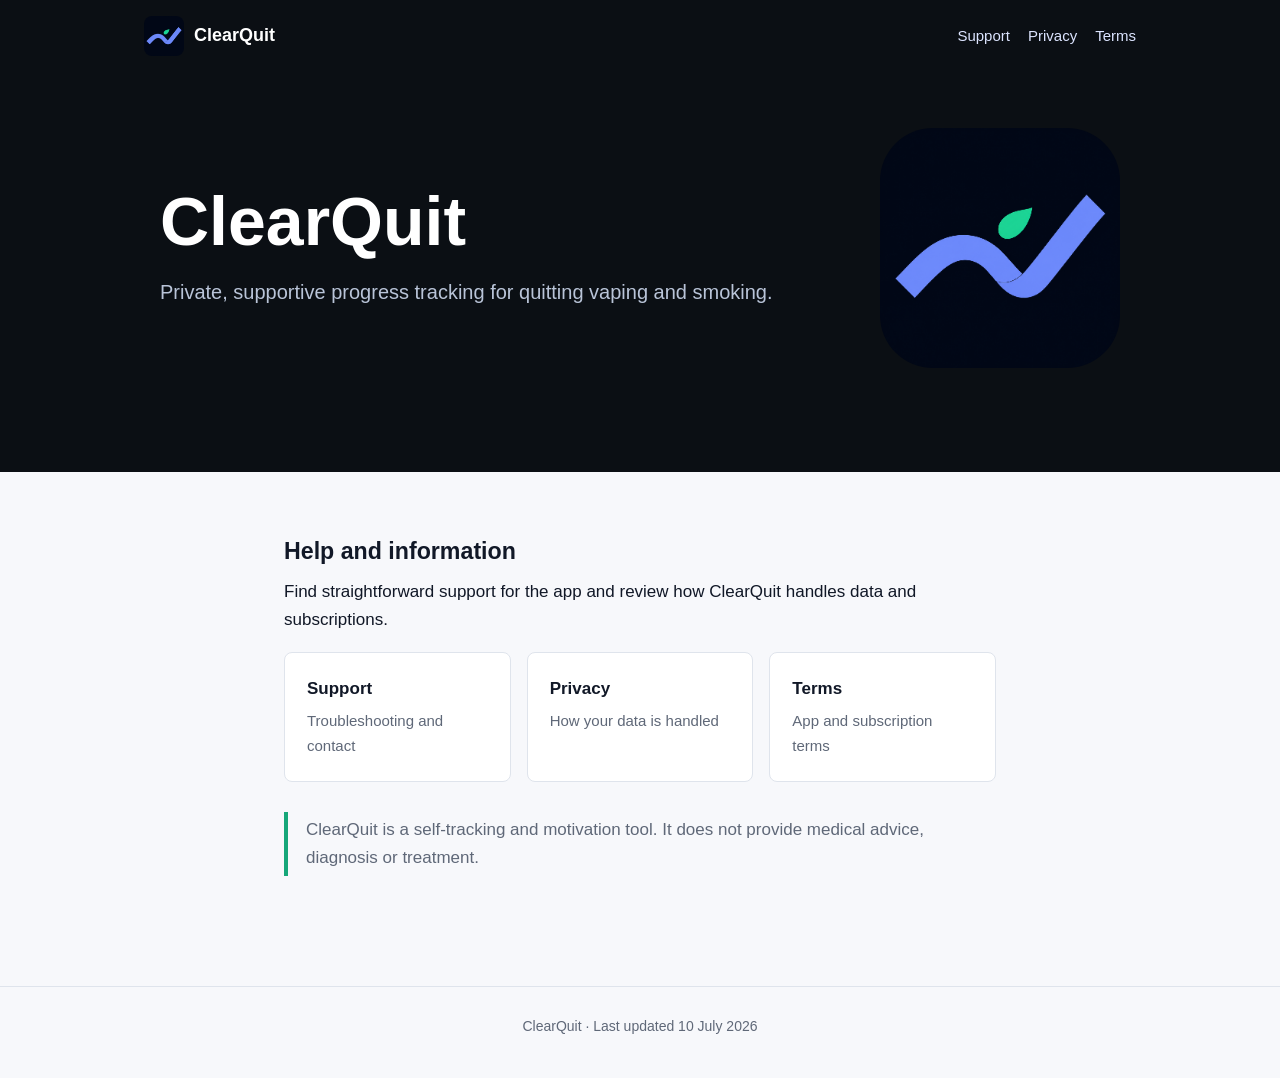
<file: index.html>
<!doctype html>
<html lang="en-GB">
<head>
  <meta charset="utf-8">
  <meta name="viewport" content="width=device-width, initial-scale=1">
  <meta name="description" content="ClearQuit support, privacy and terms.">
  <title>ClearQuit Support</title>
  <link rel="icon" href="assets/clearquit-mark.png">
  <link rel="stylesheet" href="styles.css">
</head>
<body>
  <header class="site-header">
    <nav class="nav" aria-label="Primary navigation">
      <a class="brand" href="index.html"><img src="assets/clearquit-mark.png" alt="">ClearQuit</a>
      <div class="nav-links"><a href="support.html">Support</a><a href="privacy.html">Privacy</a><a href="terms.html">Terms</a></div>
    </nav>
  </header>
  <section class="intro">
    <div class="intro-inner">
      <div><h1>ClearQuit</h1><p>Private, supportive progress tracking for quitting vaping and smoking.</p></div>
      <img src="assets/clearquit-mark.png" alt="ClearQuit ribbon and check mark">
    </div>
  </section>
  <main>
    <h2>Help and information</h2>
    <p>Find straightforward support for the app and review how ClearQuit handles data and subscriptions.</p>
    <div class="link-grid">
      <a class="link-card" href="support.html"><strong>Support</strong><span>Troubleshooting and contact</span></a>
      <a class="link-card" href="privacy.html"><strong>Privacy</strong><span>How your data is handled</span></a>
      <a class="link-card" href="terms.html"><strong>Terms</strong><span>App and subscription terms</span></a>
    </div>
    <p class="notice">ClearQuit is a self-tracking and motivation tool. It does not provide medical advice, diagnosis or treatment.</p>
  </main>
  <footer class="site-footer">ClearQuit · Last updated 10 July 2026</footer>
</body>
</html>
</file>
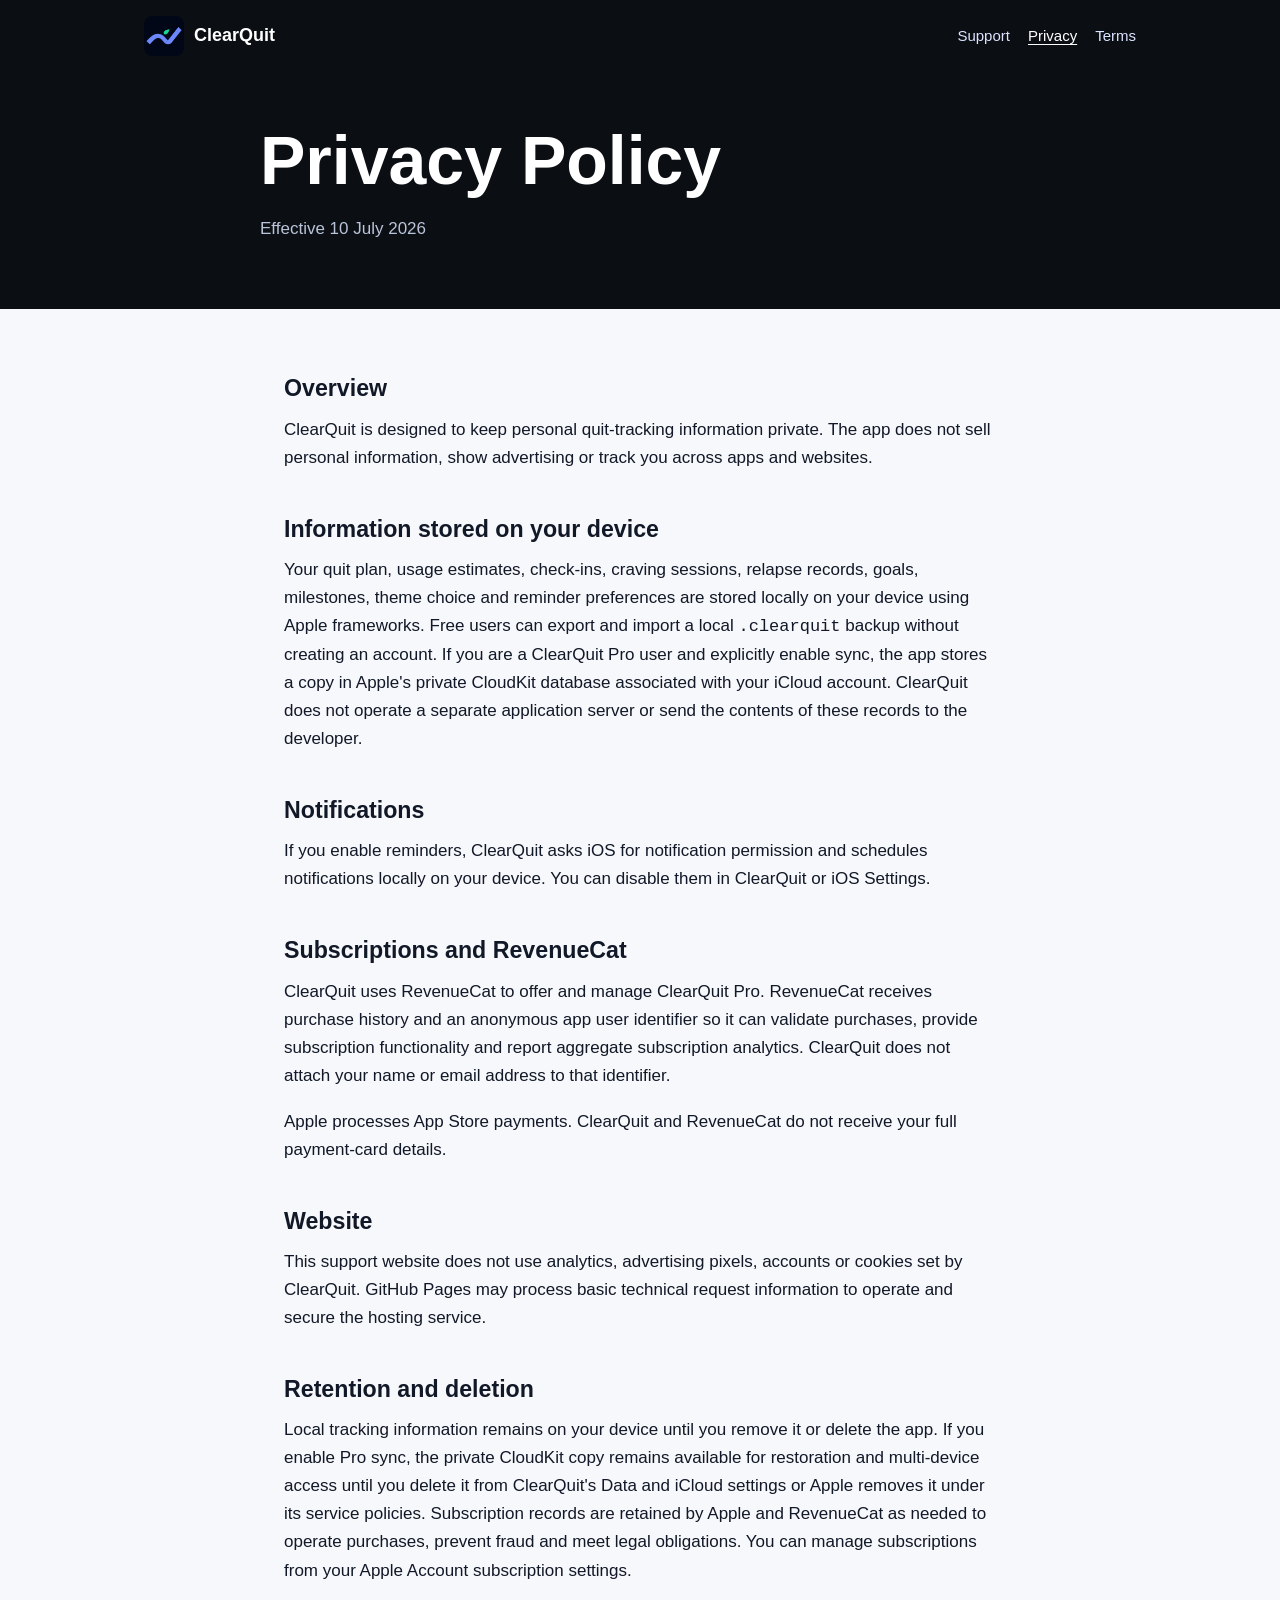
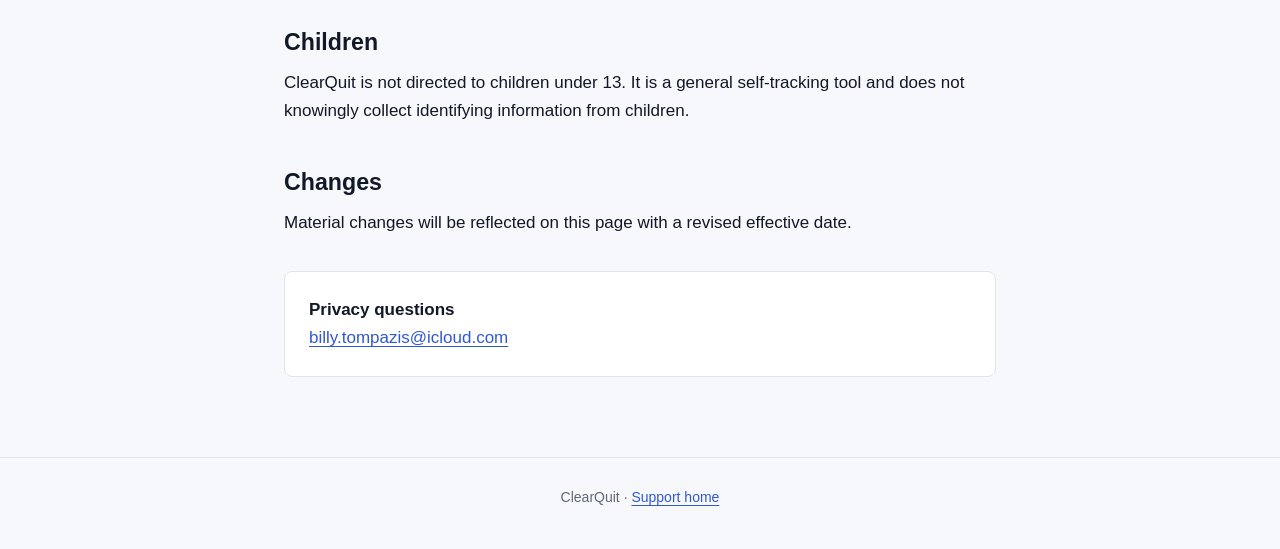
<file: privacy.html>
<!doctype html>
<html lang="en-GB">
<head>
  <meta charset="utf-8">
  <meta name="viewport" content="width=device-width, initial-scale=1">
  <meta name="description" content="ClearQuit privacy policy.">
  <title>Privacy Policy · ClearQuit</title>
  <link rel="icon" href="assets/clearquit-mark.png">
  <link rel="stylesheet" href="styles.css">
</head>
<body>
  <header class="site-header"><nav class="nav" aria-label="Primary navigation"><a class="brand" href="index.html"><img src="assets/clearquit-mark.png" alt="">ClearQuit</a><div class="nav-links"><a href="support.html">Support</a><a href="privacy.html" aria-current="page">Privacy</a><a href="terms.html">Terms</a></div></nav></header>
  <section class="page-title"><div class="page-title-inner"><h1>Privacy Policy</h1><p>Effective 10 July 2026</p></div></section>
  <main>
    <h2>Overview</h2>
    <p>ClearQuit is designed to keep personal quit-tracking information private. The app does not sell personal information, show advertising or track you across apps and websites.</p>
    <h2>Information stored on your device</h2>
    <p>Your quit plan, usage estimates, check-ins, craving sessions, relapse records, goals, milestones, theme choice and reminder preferences are stored locally on your device using Apple frameworks. Free users can export and import a local <code>.clearquit</code> backup without creating an account. If you are a ClearQuit Pro user and explicitly enable sync, the app stores a copy in Apple's private CloudKit database associated with your iCloud account. ClearQuit does not operate a separate application server or send the contents of these records to the developer.</p>
    <h2>Notifications</h2>
    <p>If you enable reminders, ClearQuit asks iOS for notification permission and schedules notifications locally on your device. You can disable them in ClearQuit or iOS Settings.</p>
    <h2>Subscriptions and RevenueCat</h2>
    <p>ClearQuit uses RevenueCat to offer and manage ClearQuit Pro. RevenueCat receives purchase history and an anonymous app user identifier so it can validate purchases, provide subscription functionality and report aggregate subscription analytics. ClearQuit does not attach your name or email address to that identifier.</p>
    <p>Apple processes App Store payments. ClearQuit and RevenueCat do not receive your full payment-card details.</p>
    <h2>Website</h2>
    <p>This support website does not use analytics, advertising pixels, accounts or cookies set by ClearQuit. GitHub Pages may process basic technical request information to operate and secure the hosting service.</p>
    <h2>Retention and deletion</h2>
    <p>Local tracking information remains on your device until you remove it or delete the app. If you enable Pro sync, the private CloudKit copy remains available for restoration and multi-device access until you delete it from ClearQuit's Data and iCloud settings or Apple removes it under its service policies. Subscription records are retained by Apple and RevenueCat as needed to operate purchases, prevent fraud and meet legal obligations. You can manage subscriptions from your Apple Account subscription settings.</p>
    <h2>Children</h2>
    <p>ClearQuit is not directed to children under 13. It is a general self-tracking tool and does not knowingly collect identifying information from children.</p>
    <h2>Changes</h2>
    <p>Material changes will be reflected on this page with a revised effective date.</p>
    <div class="contact"><strong>Privacy questions</strong><br><a href="mailto:billy.tompazis@icloud.com">billy.tompazis@icloud.com</a></div>
  </main>
  <footer class="site-footer">ClearQuit · <a href="index.html">Support home</a></footer>
</body>
</html>
</file>
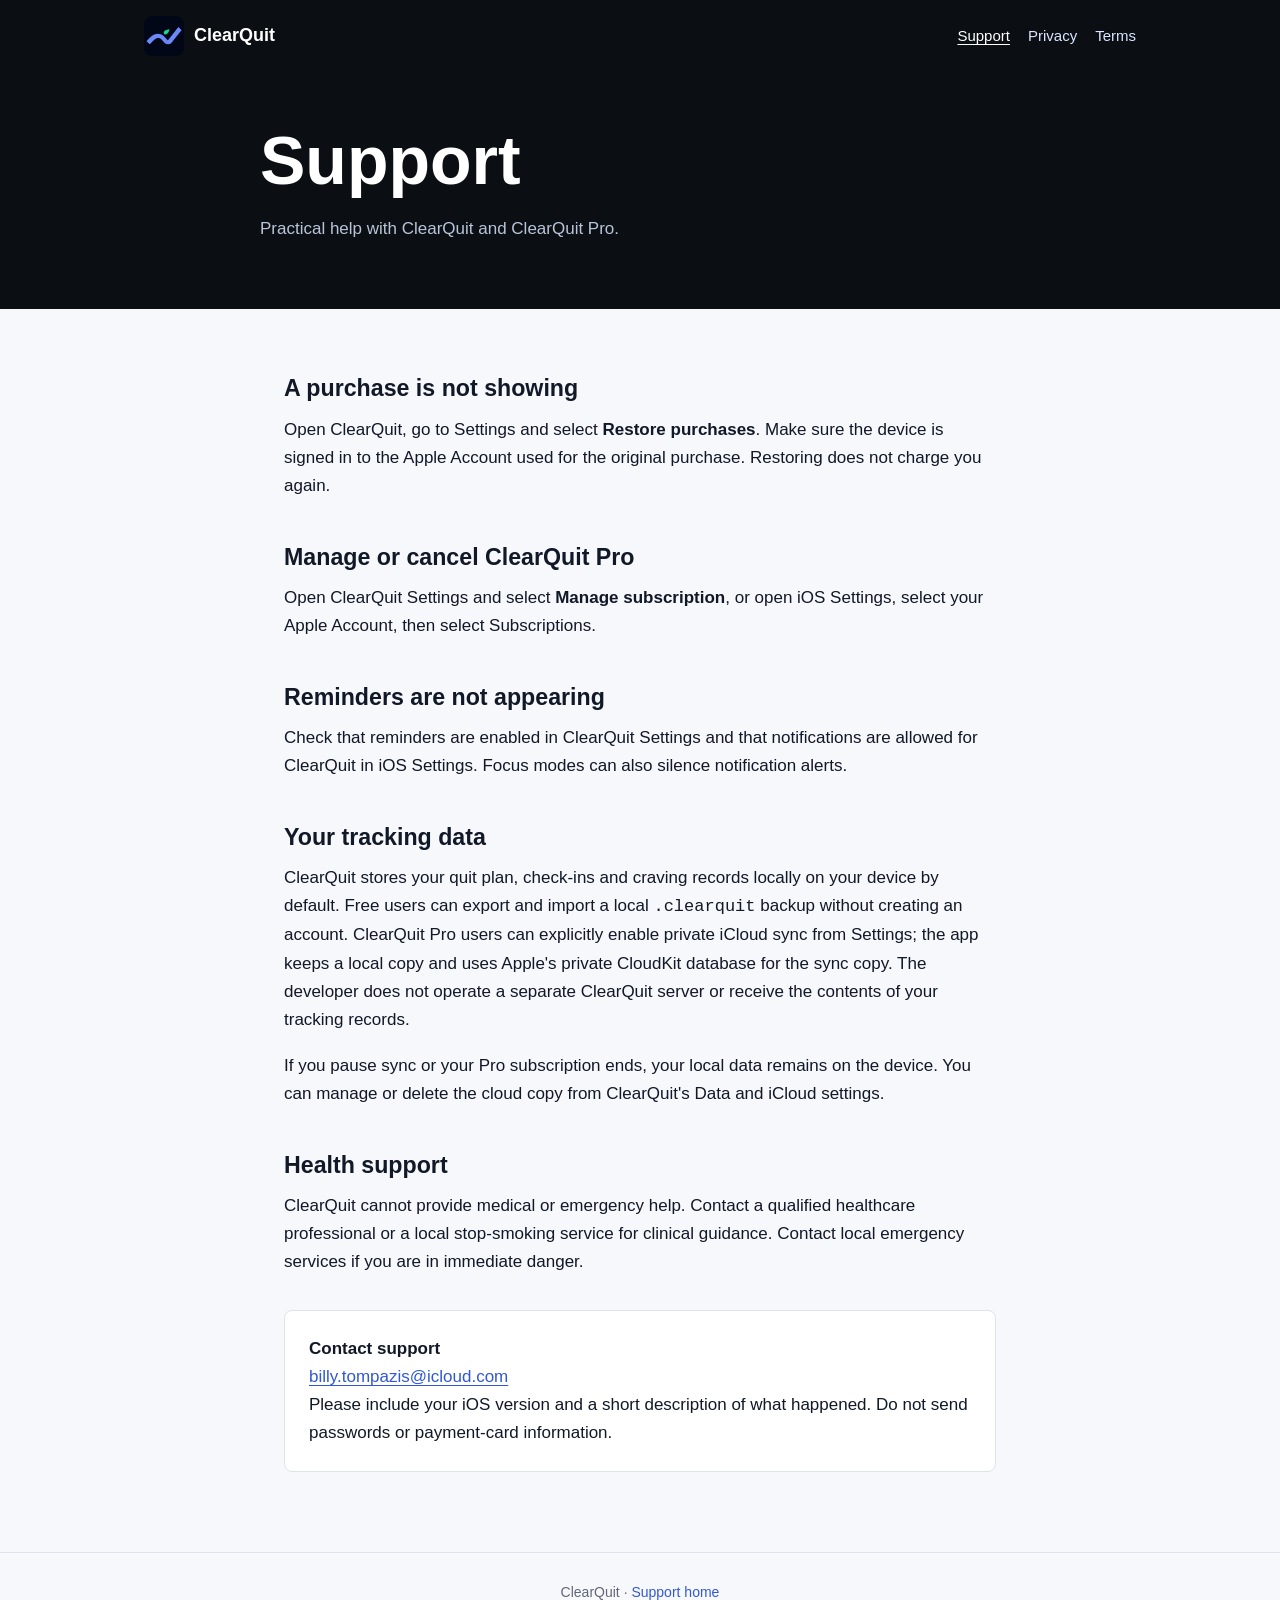
<file: support.html>
<!doctype html>
<html lang="en-GB">
<head>
  <meta charset="utf-8">
  <meta name="viewport" content="width=device-width, initial-scale=1">
  <meta name="description" content="Help and support for ClearQuit.">
  <title>Support · ClearQuit</title>
  <link rel="icon" href="assets/clearquit-mark.png">
  <link rel="stylesheet" href="styles.css">
</head>
<body>
  <header class="site-header"><nav class="nav" aria-label="Primary navigation"><a class="brand" href="index.html"><img src="assets/clearquit-mark.png" alt="">ClearQuit</a><div class="nav-links"><a href="support.html" aria-current="page">Support</a><a href="privacy.html">Privacy</a><a href="terms.html">Terms</a></div></nav></header>
  <section class="page-title"><div class="page-title-inner"><h1>Support</h1><p>Practical help with ClearQuit and ClearQuit Pro.</p></div></section>
  <main>
    <h2>A purchase is not showing</h2>
    <p>Open ClearQuit, go to Settings and select <strong>Restore purchases</strong>. Make sure the device is signed in to the Apple Account used for the original purchase. Restoring does not charge you again.</p>
    <h2>Manage or cancel ClearQuit Pro</h2>
    <p>Open ClearQuit Settings and select <strong>Manage subscription</strong>, or open iOS Settings, select your Apple Account, then select Subscriptions.</p>
    <h2>Reminders are not appearing</h2>
    <p>Check that reminders are enabled in ClearQuit Settings and that notifications are allowed for ClearQuit in iOS Settings. Focus modes can also silence notification alerts.</p>
    <h2>Your tracking data</h2>
    <p>ClearQuit stores your quit plan, check-ins and craving records locally on your device by default. Free users can export and import a local <code>.clearquit</code> backup without creating an account. ClearQuit Pro users can explicitly enable private iCloud sync from Settings; the app keeps a local copy and uses Apple's private CloudKit database for the sync copy. The developer does not operate a separate ClearQuit server or receive the contents of your tracking records.</p>
    <p>If you pause sync or your Pro subscription ends, your local data remains on the device. You can manage or delete the cloud copy from ClearQuit's Data and iCloud settings.</p>
    <h2>Health support</h2>
    <p>ClearQuit cannot provide medical or emergency help. Contact a qualified healthcare professional or a local stop-smoking service for clinical guidance. Contact local emergency services if you are in immediate danger.</p>
    <div class="contact"><strong>Contact support</strong><br><a href="mailto:billy.tompazis@icloud.com?subject=ClearQuit%20Support">billy.tompazis@icloud.com</a><br><span>Please include your iOS version and a short description of what happened. Do not send passwords or payment-card information.</span></div>
  </main>
  <footer class="site-footer">ClearQuit · <a href="index.html">Support home</a></footer>
</body>
</html>
</file>
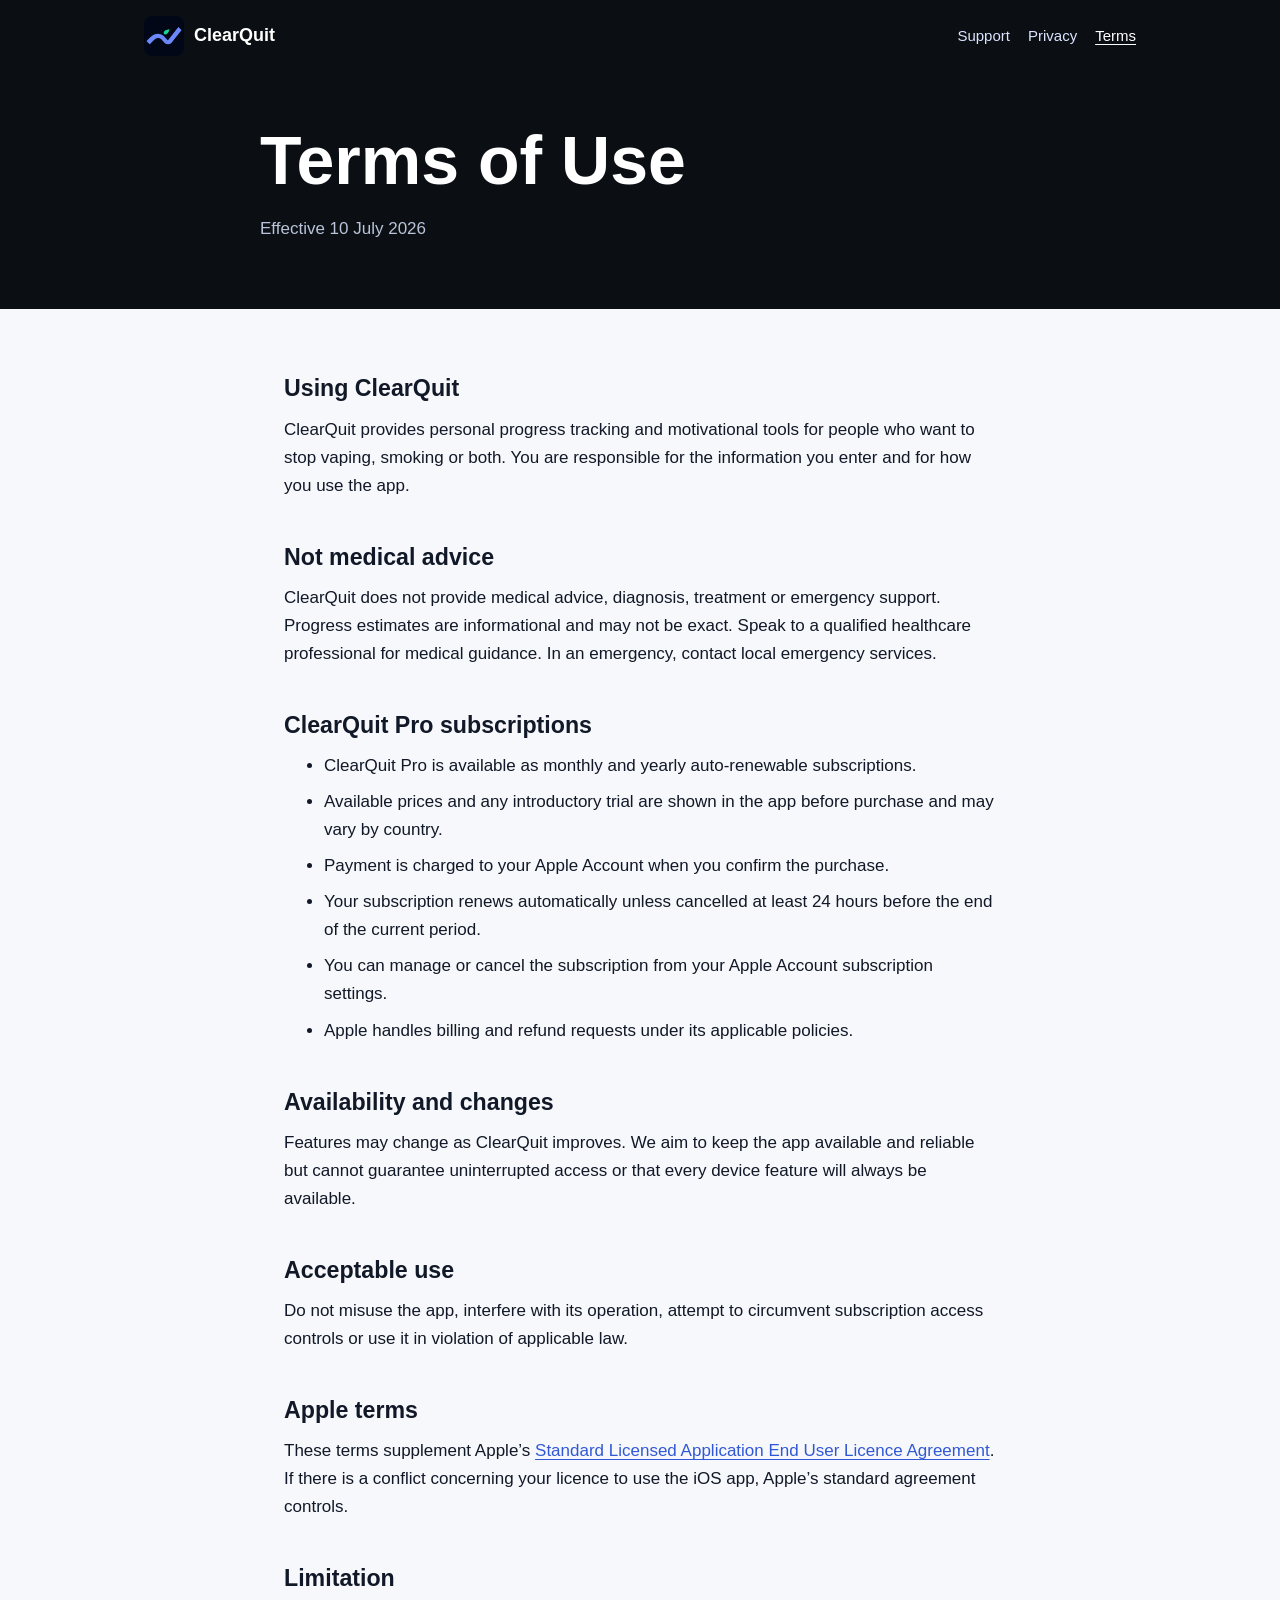
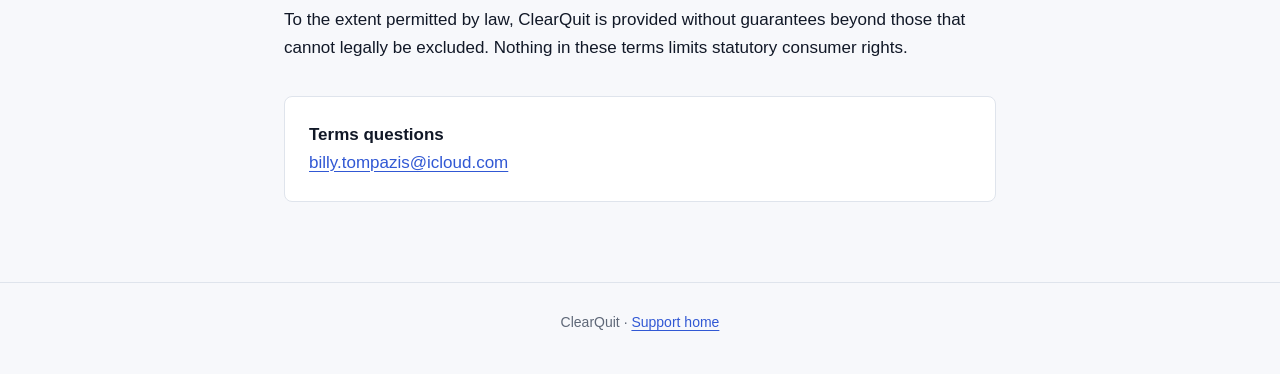
<file: terms.html>
<!doctype html>
<html lang="en-GB">
<head>
  <meta charset="utf-8">
  <meta name="viewport" content="width=device-width, initial-scale=1">
  <meta name="description" content="ClearQuit terms of use.">
  <title>Terms of Use · ClearQuit</title>
  <link rel="icon" href="assets/clearquit-mark.png">
  <link rel="stylesheet" href="styles.css">
</head>
<body>
  <header class="site-header"><nav class="nav" aria-label="Primary navigation"><a class="brand" href="index.html"><img src="assets/clearquit-mark.png" alt="">ClearQuit</a><div class="nav-links"><a href="support.html">Support</a><a href="privacy.html">Privacy</a><a href="terms.html" aria-current="page">Terms</a></div></nav></header>
  <section class="page-title"><div class="page-title-inner"><h1>Terms of Use</h1><p>Effective 10 July 2026</p></div></section>
  <main>
    <h2>Using ClearQuit</h2>
    <p>ClearQuit provides personal progress tracking and motivational tools for people who want to stop vaping, smoking or both. You are responsible for the information you enter and for how you use the app.</p>
    <h2>Not medical advice</h2>
    <p>ClearQuit does not provide medical advice, diagnosis, treatment or emergency support. Progress estimates are informational and may not be exact. Speak to a qualified healthcare professional for medical guidance. In an emergency, contact local emergency services.</p>
    <h2>ClearQuit Pro subscriptions</h2>
    <ul>
      <li>ClearQuit Pro is available as monthly and yearly auto-renewable subscriptions.</li>
      <li>Available prices and any introductory trial are shown in the app before purchase and may vary by country.</li>
      <li>Payment is charged to your Apple Account when you confirm the purchase.</li>
      <li>Your subscription renews automatically unless cancelled at least 24 hours before the end of the current period.</li>
      <li>You can manage or cancel the subscription from your Apple Account subscription settings.</li>
      <li>Apple handles billing and refund requests under its applicable policies.</li>
    </ul>
    <h2>Availability and changes</h2>
    <p>Features may change as ClearQuit improves. We aim to keep the app available and reliable but cannot guarantee uninterrupted access or that every device feature will always be available.</p>
    <h2>Acceptable use</h2>
    <p>Do not misuse the app, interfere with its operation, attempt to circumvent subscription access controls or use it in violation of applicable law.</p>
    <h2>Apple terms</h2>
    <p>These terms supplement Apple’s <a href="https://www.apple.com/legal/internet-services/itunes/dev/stdeula/">Standard Licensed Application End User Licence Agreement</a>. If there is a conflict concerning your licence to use the iOS app, Apple’s standard agreement controls.</p>
    <h2>Limitation</h2>
    <p>To the extent permitted by law, ClearQuit is provided without guarantees beyond those that cannot legally be excluded. Nothing in these terms limits statutory consumer rights.</p>
    <div class="contact"><strong>Terms questions</strong><br><a href="mailto:billy.tompazis@icloud.com">billy.tompazis@icloud.com</a></div>
  </main>
  <footer class="site-footer">ClearQuit · <a href="index.html">Support home</a></footer>
</body>
</html>
</file>
<file: styles.css>
:root {
  color-scheme: light dark;
  --ink: #111827;
  --muted: #5f6878;
  --line: #dfe4ec;
  --paper: #f7f8fb;
  --surface: #ffffff;
  --accent: #496ee8;
  --accent-strong: #3158d4;
  --mint: #16a779;
  --night: #0b0f14;
  --max-width: 760px;
}

* {
  box-sizing: border-box;
}

html {
  scroll-behavior: smooth;
}

body {
  margin: 0;
  background: var(--paper);
  color: var(--ink);
  font-family: -apple-system, BlinkMacSystemFont, "Segoe UI", sans-serif;
  font-size: 17px;
  line-height: 1.65;
}

a {
  color: var(--accent-strong);
  text-underline-offset: 3px;
}

a:hover {
  text-decoration-thickness: 2px;
}

.site-header {
  background: var(--night);
  color: #fff;
}

.nav {
  align-items: center;
  display: flex;
  gap: 24px;
  justify-content: space-between;
  margin: 0 auto;
  max-width: 1040px;
  min-height: 72px;
  padding: 12px 24px;
}

.brand {
  align-items: center;
  color: #fff;
  display: inline-flex;
  font-size: 18px;
  font-weight: 700;
  gap: 10px;
  text-decoration: none;
}

.brand img {
  border-radius: 8px;
  height: 40px;
  width: 40px;
}

.nav-links {
  display: flex;
  flex-wrap: wrap;
  gap: 18px;
}

.nav-links a {
  color: #dce4ff;
  font-size: 15px;
  text-decoration: none;
}

.nav-links a:hover,
.nav-links a[aria-current="page"] {
  color: #fff;
  text-decoration: underline;
}

.intro {
  background: var(--night);
  color: #fff;
  min-height: 400px;
  padding: 56px 24px 80px;
}

.intro-inner {
  align-items: center;
  display: grid;
  gap: 48px;
  grid-template-columns: 1fr 240px;
  margin: 0 auto;
  max-width: 960px;
}

.intro h1,
.page-title h1 {
  font-size: clamp(2.25rem, 7vw, 4.25rem);
  letter-spacing: 0;
  line-height: 1.02;
  margin: 0 0 20px;
}

.intro p {
  color: #b9c4d8;
  font-size: 20px;
  margin: 0;
  max-width: 620px;
}

.intro img {
  border-radius: 22%;
  display: block;
  height: auto;
  width: 100%;
}

.page-title {
  background: var(--night);
  color: #fff;
  padding: 54px 24px 66px;
}

.page-title-inner {
  margin: 0 auto;
  max-width: var(--max-width);
}

.page-title p {
  color: #b9c4d8;
  margin: 0;
}

main {
  margin: 0 auto;
  max-width: var(--max-width);
  padding: 64px 24px 80px;
}

.link-grid {
  display: grid;
  gap: 16px;
  grid-template-columns: repeat(3, 1fr);
}

.link-card {
  background: var(--surface);
  border: 1px solid var(--line);
  border-radius: 8px;
  color: var(--ink);
  display: block;
  padding: 22px;
  text-decoration: none;
}

.link-card:hover {
  border-color: var(--accent);
}

.link-card strong,
.link-card span {
  display: block;
}

.link-card span {
  color: var(--muted);
  font-size: 15px;
  margin-top: 6px;
}

h2 {
  font-size: 1.45rem;
  letter-spacing: 0;
  line-height: 1.3;
  margin: 42px 0 12px;
}

h2:first-child {
  margin-top: 0;
}

p,
ul {
  margin: 0 0 18px;
}

li + li {
  margin-top: 8px;
}

.notice {
  border-left: 4px solid var(--mint);
  color: var(--muted);
  margin: 30px 0;
  padding: 4px 0 4px 18px;
}

.contact {
  background: var(--surface);
  border: 1px solid var(--line);
  border-radius: 8px;
  margin-top: 34px;
  padding: 24px;
}

.site-footer {
  border-top: 1px solid var(--line);
  color: var(--muted);
  font-size: 14px;
  padding: 28px 24px 40px;
  text-align: center;
}

@media (max-width: 720px) {
  .nav {
    align-items: flex-start;
    flex-direction: column;
    gap: 10px;
  }

  .intro {
    min-height: 0;
    padding-top: 40px;
  }

  .intro-inner {
    grid-template-columns: 1fr;
  }

  .intro img {
    max-width: 180px;
  }

  .link-grid {
    grid-template-columns: 1fr;
  }
}

@media (prefers-color-scheme: dark) {
  :root {
    --ink: #f7f8fb;
    --muted: #adb6c6;
    --line: #2a3443;
    --paper: #0d121a;
    --surface: #151c27;
    --accent-strong: #8b9dff;
  }
}
</file>
